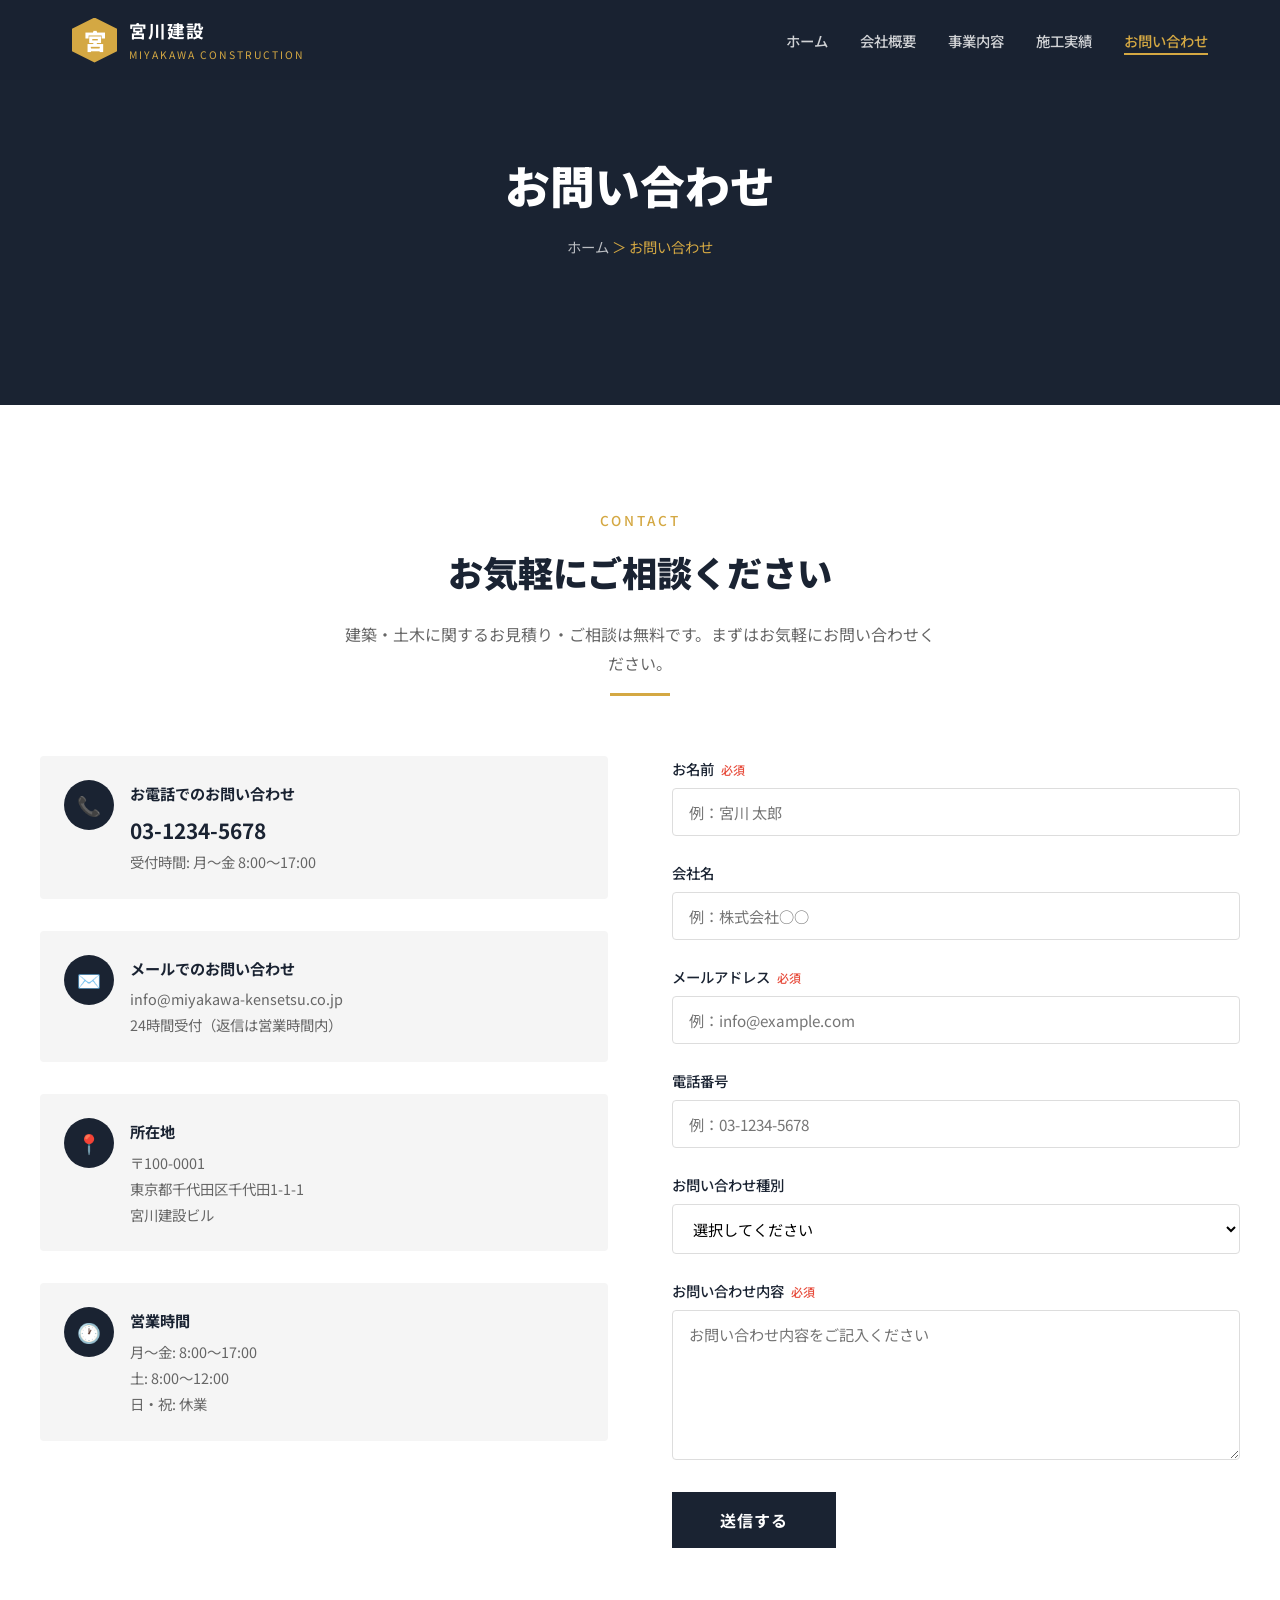
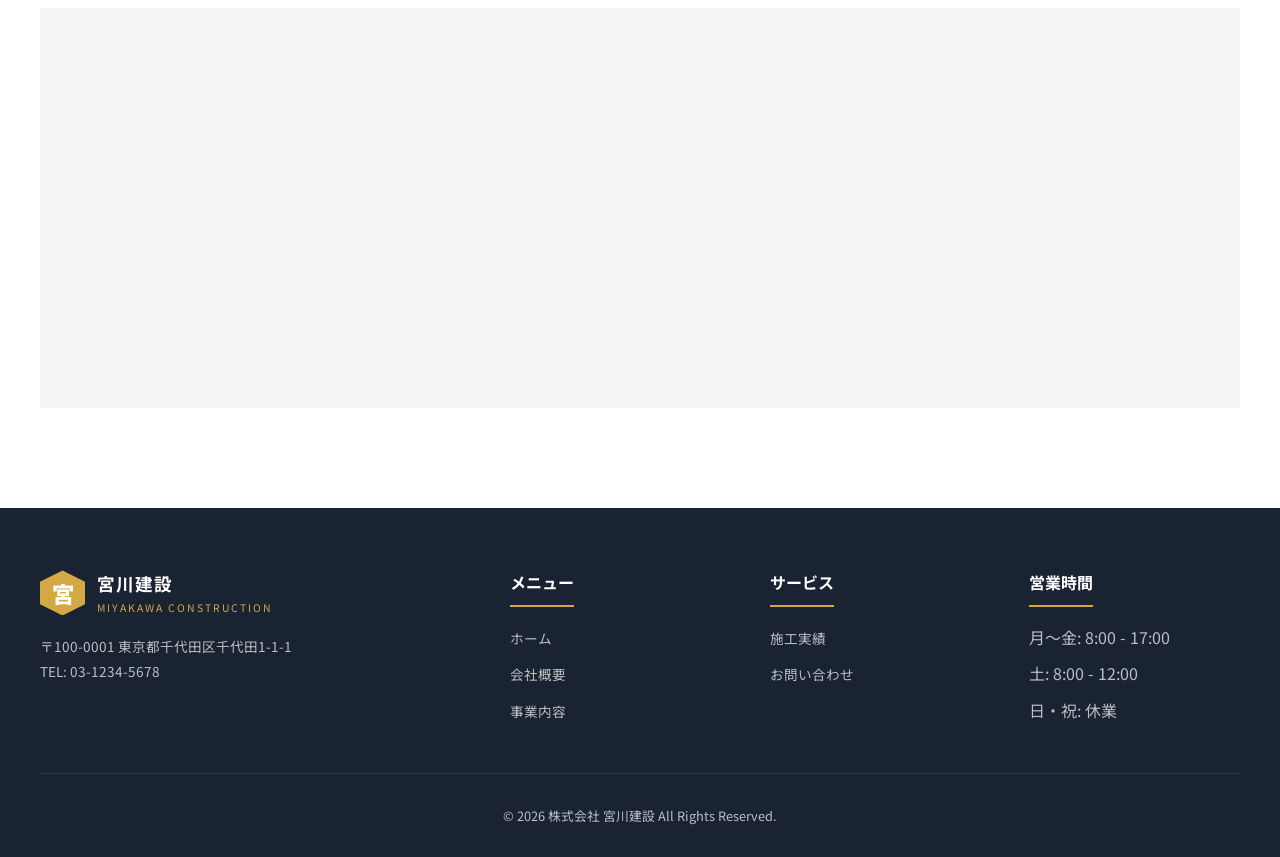
<file: contact.html>
<!DOCTYPE html>
<html lang="ja">
<head>
  <meta charset="UTF-8">
  <meta name="viewport" content="width=device-width, initial-scale=1.0">
  <title>お問い合わせ | 株式会社 宮川建設</title>
  <link rel="stylesheet" href="style.css">
</head>
<body>
  <div class="loading-screen"><div class="loader"></div></div>

  <header>
    <div class="header-inner">
      <a href="index.html" class="logo">
        <div class="logo-icon">宮</div>
        <div><div class="logo-text">宮川建設</div><div class="logo-sub">MIYAKAWA CONSTRUCTION</div></div>
      </a>
      <button class="hamburger" aria-label="メニュー"><span></span><span></span><span></span></button>
      <nav>
        <ul>
          <li><a href="index.html">ホーム</a></li>
          <li><a href="about.html">会社概要</a></li>
          <li><a href="services.html">事業内容</a></li>
          <li><a href="works.html">施工実績</a></li>
          <li><a href="contact.html">お問い合わせ</a></li>
        </ul>
      </nav>
    </div>
  </header>

  <section class="page-hero">
    <div class="page-hero-bg contact"></div>
    <div class="page-hero-content">
      <h1>お問い合わせ</h1>
      <div class="breadcrumb"><a href="index.html">ホーム</a> ＞ お問い合わせ</div>
    </div>
  </section>

  <section>
    <div class="container">
      <div class="section-header fade-in">
        <div class="section-label">CONTACT</div>
        <h2>お気軽にご相談ください</h2>
        <p>建築・土木に関するお見積り・ご相談は無料です。まずはお気軽にお問い合わせください。</p>
        <div class="section-divider"></div>
      </div>

      <div class="contact-grid">
        <!-- Info -->
        <div class="fade-in-left">
          <div class="contact-info-card">
            <div class="icon">📞</div>
            <div>
              <h4>お電話でのお問い合わせ</h4>
              <p style="font-size:1.3rem; font-weight:700; color:var(--navy);">03-1234-5678</p>
              <p>受付時間: 月〜金 8:00〜17:00</p>
            </div>
          </div>
          <div class="contact-info-card">
            <div class="icon">✉️</div>
            <div>
              <h4>メールでのお問い合わせ</h4>
              <p>info@miyakawa-kensetsu.co.jp</p>
              <p>24時間受付（返信は営業時間内）</p>
            </div>
          </div>
          <div class="contact-info-card">
            <div class="icon">📍</div>
            <div>
              <h4>所在地</h4>
              <p>〒100-0001<br>東京都千代田区千代田1-1-1<br>宮川建設ビル</p>
            </div>
          </div>
          <div class="contact-info-card">
            <div class="icon">🕐</div>
            <div>
              <h4>営業時間</h4>
              <p>月〜金: 8:00〜17:00<br>土: 8:00〜12:00<br>日・祝: 休業</p>
            </div>
          </div>
        </div>

        <!-- Form -->
        <div class="fade-in-right">
          <form id="contact-form">
            <div class="form-group">
              <label>お名前 <span class="required">必須</span></label>
              <input type="text" placeholder="例：宮川 太郎" required>
            </div>
            <div class="form-group">
              <label>会社名</label>
              <input type="text" placeholder="例：株式会社○○">
            </div>
            <div class="form-group">
              <label>メールアドレス <span class="required">必須</span></label>
              <input type="email" placeholder="例：info@example.com" required>
            </div>
            <div class="form-group">
              <label>電話番号</label>
              <input type="tel" placeholder="例：03-1234-5678">
            </div>
            <div class="form-group">
              <label>お問い合わせ種別</label>
              <select>
                <option value="">選択してください</option>
                <option>新築工事のご相談</option>
                <option>リフォーム・リノベーション</option>
                <option>土木工事のご相談</option>
                <option>お見積りのご依頼</option>
                <option>採用について</option>
                <option>その他</option>
              </select>
            </div>
            <div class="form-group">
              <label>お問い合わせ内容 <span class="required">必須</span></label>
              <textarea placeholder="お問い合わせ内容をご記入ください" required></textarea>
            </div>
            <button type="submit" class="submit-btn">送信する</button>
          </form>
        </div>
      </div>

      <!-- Map -->
      <div class="map-container fade-in">
        <iframe src="https://www.google.com/maps/embed?pb=!1m18!1m12!1m3!1d3240.8281638022025!2d139.7528328!3d35.6852257!2m3!1f0!2f0!3f0!3m2!1i1024!2i768!4f13.1!3m3!1m2!1s0x60188c0d02d8064d%3A0xd11a5f0b379e6db7!2z5p2x5Lqs6aeF!5e0!3m2!1sja!2sjp!4v1709000000000!5m2!1sja!2sjp" allowfullscreen="" loading="lazy" referrerpolicy="no-referrer-when-downgrade"></iframe>
      </div>
    </div>
  </section>

  <footer>
    <div class="footer-grid">
      <div class="footer-about">
        <a href="index.html" class="logo"><div class="logo-icon">宮</div><div><div class="logo-text">宮川建設</div><div class="logo-sub">MIYAKAWA CONSTRUCTION</div></div></a>
        <p>〒100-0001 東京都千代田区千代田1-1-1<br>TEL: 03-1234-5678</p>
      </div>
      <div class="footer-col"><h4>メニュー</h4><ul><li><a href="index.html">ホーム</a></li><li><a href="about.html">会社概要</a></li><li><a href="services.html">事業内容</a></li></ul></div>
      <div class="footer-col"><h4>サービス</h4><ul><li><a href="works.html">施工実績</a></li><li><a href="contact.html">お問い合わせ</a></li></ul></div>
      <div class="footer-col"><h4>営業時間</h4><ul><li>月〜金: 8:00 - 17:00</li><li>土: 8:00 - 12:00</li><li>日・祝: 休業</li></ul></div>
    </div>
    <div class="footer-bottom"><p>&copy; 2026 株式会社 宮川建設 All Rights Reserved.</p></div>
  </footer>

  <button class="back-to-top" aria-label="トップへ戻る">▲</button>
  <script src="main.js"></script>
</body>
</html>
</file>
<file: style.css>
@import url('https://fonts.googleapis.com/css2?family=Noto+Sans+JP:wght@300;400;500;700;900&display=swap');

:root {
  --navy: #1a2332;
  --navy-light: #243044;
  --gold: #d4a843;
  --gold-light: #e8c96a;
  --white: #ffffff;
  --gray-light: #f5f5f5;
  --gray: #888;
  --text: #333;
  --text-light: #666;
  --shadow: 0 4px 20px rgba(0,0,0,0.1);
  --transition: 0.3s ease;
}

* { margin: 0; padding: 0; box-sizing: border-box; }

html { scroll-behavior: smooth; }

body {
  font-family: 'Noto Sans JP', sans-serif;
  color: var(--text);
  line-height: 1.8;
  overflow-x: hidden;
}

/* ===== LOADING ===== */
.loading-screen {
  position: fixed; top: 0; left: 0; width: 100%; height: 100%;
  background: var(--navy);
  display: flex; align-items: center; justify-content: center;
  z-index: 10000;
  transition: opacity 0.5s, visibility 0.5s;
}
.loading-screen.hidden { opacity: 0; visibility: hidden; }
.loader {
  width: 50px; height: 50px;
  border: 4px solid rgba(212,168,67,0.3);
  border-top-color: var(--gold);
  border-radius: 50%;
  animation: spin 0.8s linear infinite;
}
@keyframes spin { to { transform: rotate(360deg); } }

/* ===== HEADER ===== */
header {
  position: fixed; top: 0; width: 100%; z-index: 1000;
  background: rgba(26,35,50,0.95);
  backdrop-filter: blur(10px);
  transition: var(--transition);
}
header.scrolled { box-shadow: 0 2px 20px rgba(0,0,0,0.3); }

.header-inner {
  max-width: 1200px; margin: 0 auto;
  display: flex; align-items: center; justify-content: space-between;
  padding: 0 2rem; height: 80px;
}

.logo {
  display: flex; align-items: center; gap: 12px;
  text-decoration: none; color: var(--white);
}
.logo-icon {
  width: 45px; height: 45px;
  background: var(--gold);
  display: flex; align-items: center; justify-content: center;
  font-size: 1.4rem; font-weight: 900;
  clip-path: polygon(50% 0%, 100% 25%, 100% 75%, 50% 100%, 0% 75%, 0% 25%);
}
.logo-text { font-size: 1.1rem; font-weight: 700; letter-spacing: 1px; }
.logo-sub { font-size: 0.65rem; color: var(--gold); letter-spacing: 2px; }

nav ul {
  display: flex; list-style: none; gap: 2rem;
}
nav a {
  color: rgba(255,255,255,0.8); text-decoration: none;
  font-size: 0.9rem; font-weight: 500;
  position: relative; transition: var(--transition);
}
nav a::after {
  content: ''; position: absolute; bottom: -4px; left: 0;
  width: 0; height: 2px; background: var(--gold);
  transition: var(--transition);
}
nav a:hover, nav a.active { color: var(--gold); }
nav a:hover::after, nav a.active::after { width: 100%; }

.hamburger {
  display: none; flex-direction: column; gap: 5px;
  background: none; border: none; cursor: pointer; padding: 5px;
}
.hamburger span {
  width: 25px; height: 2px; background: var(--white);
  transition: var(--transition);
}
.hamburger.active span:nth-child(1) { transform: rotate(45deg) translate(5px, 5px); }
.hamburger.active span:nth-child(2) { opacity: 0; }
.hamburger.active span:nth-child(3) { transform: rotate(-45deg) translate(5px, -5px); }

/* ===== HERO ===== */
.hero {
  position: relative; height: 100vh; min-height: 600px;
  display: flex; align-items: center; justify-content: center;
  overflow: hidden; color: var(--white); text-align: center;
}
.hero-bg {
  position: absolute; top: 0; left: 0; width: 100%; height: 100%;
  background: linear-gradient(135deg, #1a2332 0%, #2c3e50 50%, #1a2332 100%);
  z-index: 0;
}
.hero-bg::after {
  content: ''; position: absolute; top: 0; left: 0; width: 100%; height: 100%;
  background: linear-gradient(to bottom, rgba(26,35,50,0.3), rgba(26,35,50,0.8));
  z-index: 2;
}
.hero-video {
  position: absolute; top: 50%; left: 50%;
  min-width: 100%; min-height: 100%;
  transform: translate(-50%, -50%);
  object-fit: cover; opacity: 0.5; z-index: 1;
}
.hero-content { position: relative; z-index: 1; padding: 0 2rem; }
.hero-label {
  display: inline-block; padding: 8px 24px;
  border: 1px solid var(--gold); color: var(--gold);
  font-size: 0.8rem; letter-spacing: 4px; margin-bottom: 2rem;
}
.hero h1 {
  font-size: 3.5rem; font-weight: 900; margin-bottom: 1rem;
  text-shadow: 0 2px 20px rgba(0,0,0,0.5);
}
.hero h1 span { color: var(--gold); }
.hero p {
  font-size: 1.2rem; font-weight: 300; max-width: 600px;
  margin: 0 auto 2.5rem; opacity: 0.9;
}
.hero-btn {
  display: inline-block; padding: 16px 48px;
  background: var(--gold); color: var(--navy);
  text-decoration: none; font-weight: 700;
  font-size: 1rem; letter-spacing: 1px;
  transition: var(--transition);
}
.hero-btn:hover {
  background: var(--gold-light);
  transform: translateY(-2px);
  box-shadow: 0 8px 25px rgba(212,168,67,0.4);
}
.scroll-indicator {
  position: absolute; bottom: 30px; left: 50%;
  transform: translateX(-50%); z-index: 1;
  animation: bounce 2s infinite;
}
.scroll-indicator span {
  display: block; width: 24px; height: 24px;
  border-right: 2px solid var(--gold);
  border-bottom: 2px solid var(--gold);
  transform: rotate(45deg); margin: -10px;
}
@keyframes bounce {
  0%, 20%, 50%, 80%, 100% { transform: translateX(-50%) translateY(0); }
  40% { transform: translateX(-50%) translateY(-10px); }
  60% { transform: translateX(-50%) translateY(-5px); }
}

/* ===== PAGE HERO ===== */
.page-hero {
  height: 45vh; min-height: 350px;
  display: flex; align-items: center; justify-content: center;
  text-align: center; color: var(--white);
  position: relative; overflow: hidden;
}
.page-hero-bg {
  position: absolute; top: 0; left: 0; width: 100%; height: 100%;
  background: var(--navy); z-index: 0;
}
.page-hero-bg::before {
  content: ''; position: absolute; top: 0; left: 0; width: 100%; height: 100%;
  background-size: cover; background-position: center;
  opacity: 0.3;
}
.page-hero-bg.about::before { background-image: url('https://images.unsplash.com/photo-1486406146926-c627a92ad1ab?w=1920&q=80'); }
.page-hero-bg.services::before { background-image: url('https://images.unsplash.com/photo-1581094794329-c8112a89af12?w=1920&q=80'); }
.page-hero-bg.works::before { background-image: url('https://images.unsplash.com/photo-1503387762-592deb58ef4e?w=1920&q=80'); }
.page-hero-bg.contact::before { background-image: url('https://images.unsplash.com/photo-1497366216548-37526070297c?w=1920&q=80'); }

.page-hero-content { position: relative; z-index: 1; }
.page-hero h1 { font-size: 2.8rem; font-weight: 900; margin-bottom: 0.5rem; }
.page-hero .breadcrumb {
  font-size: 0.9rem; color: var(--gold);
}
.page-hero .breadcrumb a { color: rgba(255,255,255,0.7); text-decoration: none; }
.page-hero .breadcrumb a:hover { color: var(--gold); }

/* ===== SECTIONS ===== */
section { padding: 100px 2rem; }
.section-header { text-align: center; margin-bottom: 60px; }
.section-label {
  display: inline-block; color: var(--gold);
  font-size: 0.85rem; letter-spacing: 3px;
  font-weight: 500; margin-bottom: 8px;
}
.section-header h2 {
  font-size: 2.2rem; font-weight: 900; color: var(--navy);
  margin-bottom: 16px;
}
.section-header p { color: var(--text-light); max-width: 600px; margin: 0 auto; }
.section-divider {
  width: 60px; height: 3px;
  background: var(--gold); margin: 16px auto 0;
}
.container { max-width: 1200px; margin: 0 auto; }

.bg-light { background: var(--gray-light); }
.bg-navy { background: var(--navy); color: var(--white); }
.bg-navy .section-header h2 { color: var(--white); }
.bg-navy .section-header p { color: rgba(255,255,255,0.7); }

/* ===== FEATURES ===== */
.features-grid {
  display: grid; grid-template-columns: repeat(3, 1fr); gap: 2rem;
}
.feature-card {
  background: var(--white); padding: 3rem 2rem;
  text-align: center; box-shadow: var(--shadow);
  transition: var(--transition); border-radius: 4px;
  position: relative; overflow: hidden;
}
.feature-card::before {
  content: ''; position: absolute; top: 0; left: 0;
  width: 100%; height: 4px; background: var(--gold);
  transform: scaleX(0); transition: var(--transition);
}
.feature-card:hover { transform: translateY(-8px); }
.feature-card:hover::before { transform: scaleX(1); }
.feature-icon {
  width: 80px; height: 80px; margin: 0 auto 1.5rem;
  background: rgba(212,168,67,0.1);
  border-radius: 50%; display: flex;
  align-items: center; justify-content: center;
  font-size: 2rem;
}
.feature-card h3 { font-size: 1.2rem; margin-bottom: 1rem; color: var(--navy); }
.feature-card p { color: var(--text-light); font-size: 0.95rem; }

/* ===== STATS ===== */
.stats-section { background: var(--navy); padding: 80px 2rem; }
.stats-grid {
  display: grid; grid-template-columns: repeat(4, 1fr); gap: 2rem;
  max-width: 1000px; margin: 0 auto; text-align: center;
}
.stat-item { color: var(--white); }
.stat-number {
  font-size: 3rem; font-weight: 900; color: var(--gold);
  display: block;
}
.stat-number .unit { font-size: 1.2rem; font-weight: 500; }
.stat-label { font-size: 0.9rem; opacity: 0.8; margin-top: 8px; }

/* ===== NEWS ===== */
.news-list { max-width: 800px; margin: 0 auto; }
.news-item {
  display: flex; gap: 2rem; padding: 1.5rem 0;
  border-bottom: 1px solid #eee;
  transition: var(--transition);
}
.news-item:hover { padding-left: 1rem; }
.news-date { color: var(--gold); font-size: 0.85rem; white-space: nowrap; font-weight: 500; }
.news-tag {
  display: inline-block; padding: 2px 12px;
  background: var(--navy); color: var(--white);
  font-size: 0.7rem; border-radius: 2px; margin-right: 1rem;
}
.news-title { color: var(--text); font-size: 0.95rem; }

/* ===== ABOUT ===== */
.about-grid {
  display: grid; grid-template-columns: 1fr 1fr; gap: 4rem;
  align-items: center; margin-bottom: 80px;
}
.about-image {
  width: 100%; height: 400px; object-fit: cover;
  box-shadow: var(--shadow);
}
.about-text h3 { font-size: 1.5rem; color: var(--navy); margin-bottom: 1rem; }
.about-text p { color: var(--text-light); margin-bottom: 1.5rem; }

.philosophy-grid {
  display: grid; grid-template-columns: repeat(3, 1fr); gap: 2rem;
}
.philosophy-card {
  text-align: center; padding: 2.5rem 1.5rem;
  border: 1px solid #eee; transition: var(--transition);
}
.philosophy-card:hover { border-color: var(--gold); transform: translateY(-4px); }
.philosophy-card .number {
  font-size: 2rem; font-weight: 900; color: var(--gold);
  display: block; margin-bottom: 1rem;
}
.philosophy-card h3 { font-size: 1.1rem; color: var(--navy); margin-bottom: 0.8rem; }
.philosophy-card p { font-size: 0.9rem; color: var(--text-light); }

.timeline { max-width: 700px; margin: 0 auto; position: relative; padding-left: 40px; }
.timeline::before {
  content: ''; position: absolute; left: 15px; top: 0;
  width: 2px; height: 100%; background: var(--gold);
}
.timeline-item { margin-bottom: 2rem; position: relative; }
.timeline-item::before {
  content: ''; position: absolute; left: -33px; top: 6px;
  width: 14px; height: 14px;
  background: var(--gold); border-radius: 50%;
  border: 3px solid var(--white);
  box-shadow: 0 0 0 2px var(--gold);
}
.timeline-year { font-size: 1.1rem; font-weight: 700; color: var(--gold); }
.timeline-text { color: var(--text-light); font-size: 0.95rem; }

/* ===== SERVICES ===== */
.services-grid {
  display: grid; grid-template-columns: repeat(2, 1fr); gap: 2rem;
}
.service-card {
  position: relative; height: 350px; overflow: hidden;
  border-radius: 4px; cursor: pointer;
}
.service-card img {
  width: 100%; height: 100%; object-fit: cover;
  transition: transform 0.6s;
}
.service-card:hover img { transform: scale(1.1); }
.service-overlay {
  position: absolute; top: 0; left: 0; width: 100%; height: 100%;
  background: linear-gradient(to top, rgba(26,35,50,0.9), rgba(26,35,50,0.2));
  display: flex; flex-direction: column;
  justify-content: flex-end; padding: 2rem;
  color: var(--white); transition: var(--transition);
}
.service-card:hover .service-overlay { background: linear-gradient(to top, rgba(26,35,50,0.95), rgba(26,35,50,0.4)); }
.service-overlay h3 { font-size: 1.4rem; margin-bottom: 0.5rem; }
.service-overlay p { font-size: 0.9rem; opacity: 0.8; }
.service-overlay .gold-line {
  width: 40px; height: 3px; background: var(--gold);
  margin-bottom: 1rem; transition: var(--transition);
}
.service-card:hover .gold-line { width: 80px; }

/* ===== WORKS GALLERY ===== */
.works-filter {
  display: flex; justify-content: center; gap: 1rem;
  margin-bottom: 3rem; flex-wrap: wrap;
}
.filter-btn {
  padding: 8px 24px; background: none;
  border: 1px solid #ddd; cursor: pointer;
  font-family: 'Noto Sans JP', sans-serif;
  font-size: 0.9rem; transition: var(--transition);
}
.filter-btn.active, .filter-btn:hover {
  background: var(--navy); color: var(--white); border-color: var(--navy);
}
.works-grid {
  display: grid; grid-template-columns: repeat(3, 1fr); gap: 1.5rem;
}
.work-item {
  position: relative; height: 280px; overflow: hidden;
  border-radius: 4px; cursor: pointer;
}
.work-item img {
  width: 100%; height: 100%; object-fit: cover;
  transition: transform 0.6s;
}
.work-item:hover img { transform: scale(1.1); }
.work-info {
  position: absolute; bottom: 0; left: 0; width: 100%;
  padding: 1.5rem; color: var(--white);
  background: linear-gradient(transparent, rgba(26,35,50,0.9));
  transform: translateY(100%); transition: var(--transition);
}
.work-item:hover .work-info { transform: translateY(0); }
.work-info h3 { font-size: 1rem; margin-bottom: 4px; }
.work-info p { font-size: 0.8rem; color: var(--gold); }

/* ===== CONTACT ===== */
.contact-grid {
  display: grid; grid-template-columns: 1fr 1fr; gap: 4rem;
}
.contact-info-card {
  display: flex; gap: 1rem; margin-bottom: 2rem;
  padding: 1.5rem; background: var(--gray-light);
  border-radius: 4px;
}
.contact-info-card .icon {
  width: 50px; height: 50px; background: var(--navy);
  color: var(--gold); display: flex; align-items: center;
  justify-content: center; font-size: 1.2rem;
  border-radius: 50%; flex-shrink: 0;
}
.contact-info-card h4 { font-size: 0.95rem; color: var(--navy); margin-bottom: 4px; }
.contact-info-card p { font-size: 0.9rem; color: var(--text-light); }

.form-group { margin-bottom: 1.5rem; }
.form-group label {
  display: block; font-size: 0.9rem; font-weight: 500;
  margin-bottom: 6px; color: var(--navy);
}
.form-group label .required {
  color: #e74c3c; font-size: 0.75rem; margin-left: 4px;
}
.form-group input, .form-group textarea, .form-group select {
  width: 100%; padding: 12px 16px;
  border: 1px solid #ddd; font-family: 'Noto Sans JP', sans-serif;
  font-size: 0.95rem; transition: var(--transition);
  border-radius: 4px; background: var(--white);
}
.form-group input:focus, .form-group textarea:focus, .form-group select:focus {
  outline: none; border-color: var(--gold);
  box-shadow: 0 0 0 3px rgba(212,168,67,0.15);
}
.form-group textarea { height: 150px; resize: vertical; }
.submit-btn {
  display: inline-block; padding: 16px 48px;
  background: var(--navy); color: var(--white);
  border: none; cursor: pointer;
  font-family: 'Noto Sans JP', sans-serif;
  font-size: 1rem; font-weight: 700;
  letter-spacing: 1px; transition: var(--transition);
}
.submit-btn:hover {
  background: var(--gold); color: var(--navy);
  transform: translateY(-2px);
}

.map-container {
  width: 100%; height: 400px; margin-top: 60px;
  background: var(--gray-light);
  border-radius: 4px; overflow: hidden;
}
.map-container iframe { width: 100%; height: 100%; border: none; }

/* ===== FOOTER ===== */
footer {
  background: var(--navy); color: rgba(255,255,255,0.7);
  padding: 60px 2rem 30px;
}
.footer-grid {
  display: grid; grid-template-columns: 2fr 1fr 1fr 1fr;
  gap: 3rem; max-width: 1200px; margin: 0 auto;
  margin-bottom: 40px;
}
.footer-about .logo { margin-bottom: 1rem; }
.footer-about p { font-size: 0.85rem; line-height: 1.8; }
.footer-col h4 {
  color: var(--white); font-size: 1rem; margin-bottom: 1rem;
  padding-bottom: 8px; border-bottom: 2px solid var(--gold);
  display: inline-block;
}
.footer-col ul { list-style: none; }
.footer-col li { margin-bottom: 8px; }
.footer-col a {
  color: rgba(255,255,255,0.7); text-decoration: none;
  font-size: 0.85rem; transition: var(--transition);
}
.footer-col a:hover { color: var(--gold); padding-left: 4px; }
.footer-bottom {
  text-align: center; padding-top: 30px;
  border-top: 1px solid rgba(255,255,255,0.1);
  max-width: 1200px; margin: 0 auto;
}
.footer-bottom p { font-size: 0.8rem; }

/* ===== BACK TO TOP ===== */
.back-to-top {
  position: fixed; bottom: 30px; right: 30px;
  width: 50px; height: 50px;
  background: var(--gold); color: var(--navy);
  border: none; cursor: pointer;
  font-size: 1.2rem; display: flex;
  align-items: center; justify-content: center;
  opacity: 0; visibility: hidden;
  transition: var(--transition); z-index: 999;
  box-shadow: 0 4px 15px rgba(212,168,67,0.4);
}
.back-to-top.visible { opacity: 1; visibility: visible; }
.back-to-top:hover { background: var(--gold-light); transform: translateY(-3px); }

/* ===== ANIMATIONS ===== */
.fade-in {
  opacity: 0; transform: translateY(30px);
  transition: opacity 0.8s, transform 0.8s;
}
.fade-in.visible { opacity: 1; transform: translateY(0); }
.fade-in-left {
  opacity: 0; transform: translateX(-30px);
  transition: opacity 0.8s, transform 0.8s;
}
.fade-in-left.visible { opacity: 1; transform: translateX(0); }
.fade-in-right {
  opacity: 0; transform: translateX(30px);
  transition: opacity 0.8s, transform 0.8s;
}
.fade-in-right.visible { opacity: 1; transform: translateX(0); }

/* ===== CTA ===== */
.cta-section {
  background: linear-gradient(135deg, var(--navy) 0%, var(--navy-light) 100%);
  text-align: center; padding: 80px 2rem;
}
.cta-section h2 { color: var(--white); font-size: 2rem; margin-bottom: 1rem; }
.cta-section p { color: rgba(255,255,255,0.7); margin-bottom: 2rem; }
.cta-btn {
  display: inline-block; padding: 16px 48px;
  background: var(--gold); color: var(--navy);
  text-decoration: none; font-weight: 700;
  transition: var(--transition);
}
.cta-btn:hover {
  background: var(--gold-light);
  transform: translateY(-2px);
  box-shadow: 0 8px 25px rgba(212,168,67,0.4);
}

/* ===== RESPONSIVE ===== */
@media (max-width: 968px) {
  .hamburger { display: flex; }
  nav {
    position: fixed; top: 80px; left: 0; width: 100%;
    background: var(--navy); padding: 2rem;
    transform: translateX(100%); transition: var(--transition);
  }
  nav.open { transform: translateX(0); }
  nav ul { flex-direction: column; gap: 1.5rem; }
  .features-grid, .philosophy-grid { grid-template-columns: 1fr; }
  .stats-grid { grid-template-columns: repeat(2, 1fr); }
  .about-grid, .contact-grid { grid-template-columns: 1fr; }
  .services-grid { grid-template-columns: 1fr; }
  .works-grid { grid-template-columns: repeat(2, 1fr); }
  .footer-grid { grid-template-columns: 1fr 1fr; }
  .hero h1 { font-size: 2.2rem; }
  .page-hero h1 { font-size: 2rem; }
}
@media (max-width: 576px) {
  .works-grid { grid-template-columns: 1fr; }
  .stats-grid { grid-template-columns: 1fr 1fr; }
  .footer-grid { grid-template-columns: 1fr; }
  .hero h1 { font-size: 1.8rem; }
  .news-item { flex-direction: column; gap: 0.5rem; }
}
</file>
